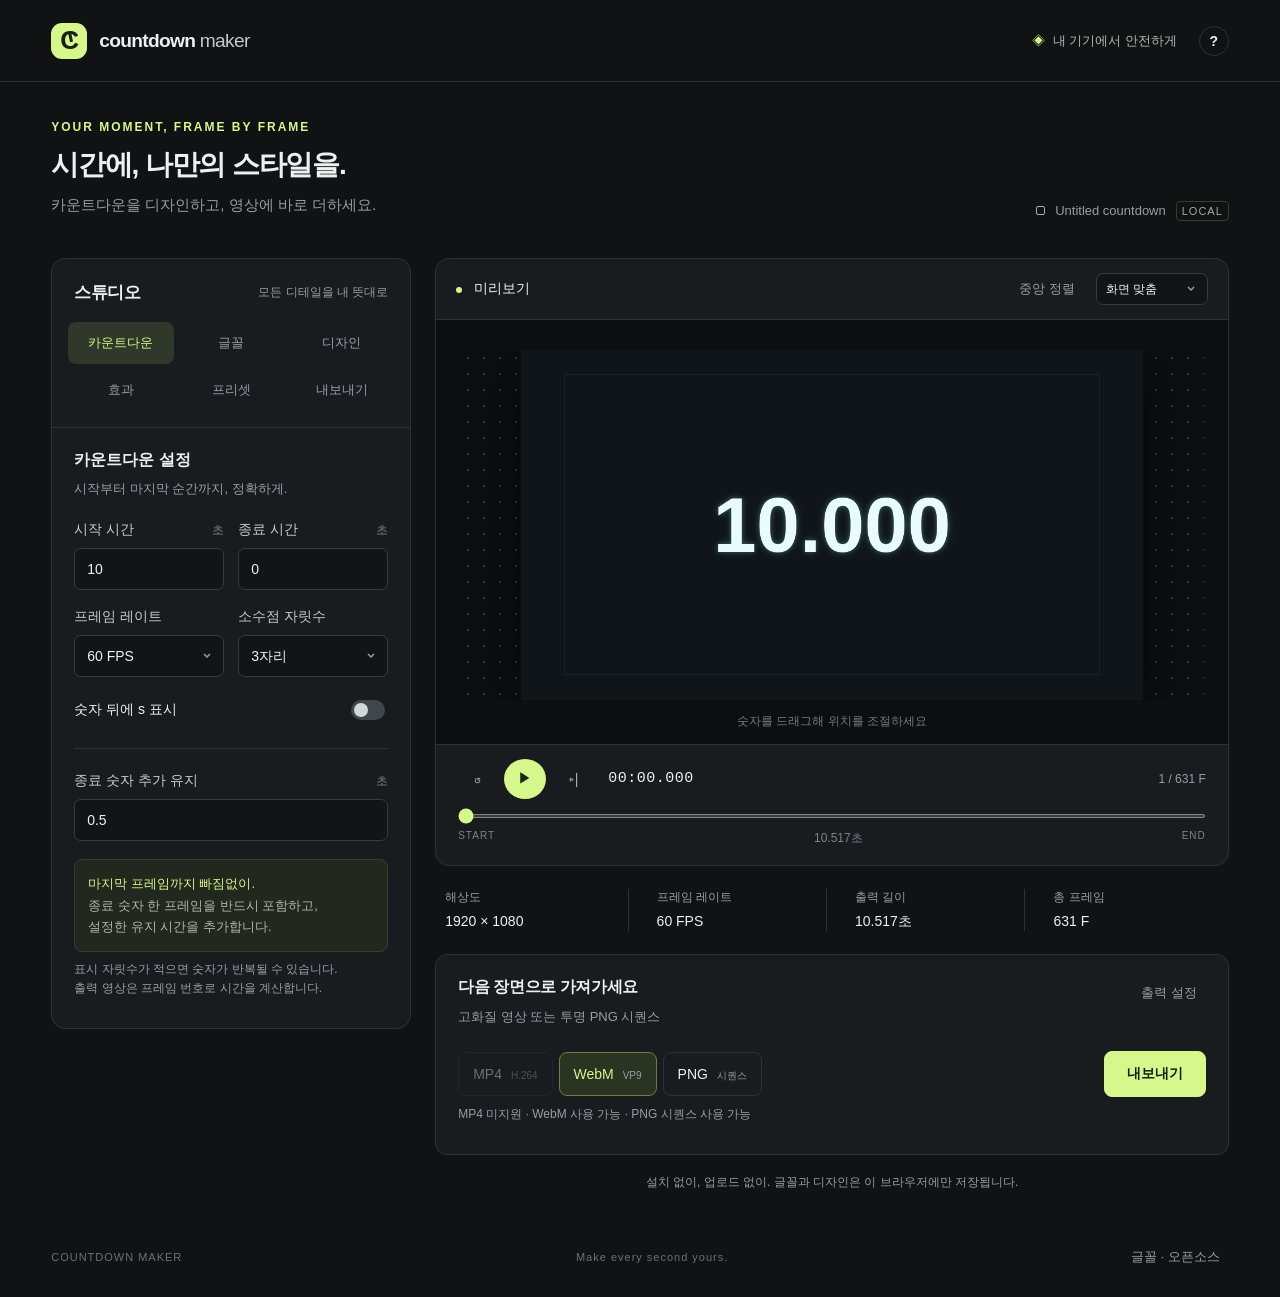
<file: index.html>
<!doctype html>
<html lang="ko"><head><meta charset="utf-8"><meta name="viewport" content="width=device-width,initial-scale=1"><meta name="theme-color" content="#111315"><meta name="description" content="프레임 단위로 정확하게. 원하는 디자인의 카운트다운을 만들고 영상과 투명 PNG로 저장하세요."><title>Countdown Maker — 나만의 카운트다운</title><link rel="icon" href="icon.svg" type="image/svg+xml"><link rel="stylesheet" href="style.css"></head>
<body>
<header class="topbar"><a class="brand" href="./"><span class="brand-mark">C<span></span></span><span>countdown<span class="brand-light"> maker</span></span></a><div class="header-right"><span class="local-badge">내 기기에서 안전하게</span><button id="helpButton" class="icon-button" aria-label="사용 안내">?</button></div></header>
<main>
  <div class="intro"><div><div class="eyebrow">YOUR MOMENT, FRAME BY FRAME</div><h1>시간에, 나만의 스타일을.</h1><p>카운트다운을 디자인하고, 영상에 바로 더하세요.</p></div><div class="project-tag"><span class="tiny-square"></span> Untitled countdown <span class="tag">LOCAL</span></div></div>
  <div class="workspace">
    <aside class="inspector"><div class="inspector-title"><h2>스튜디오</h2><span>모든 디테일을 내 뜻대로</span></div><nav id="tabs" aria-label="설정 카테고리"></nav><div id="panels"></div></aside>
    <section class="preview-column" aria-label="작업 미리보기">
      <div class="preview-card"><div class="preview-toolbar"><span><span class="live-dot"></span> 미리보기</span><div class="toolbar-actions"><button id="center" class="text-button">중앙 정렬</button><select id="zoom" aria-label="미리보기 확대"><option value="1">화면 맞춤</option><option value="1.25">125%</option><option value="1.5">150%</option><option value="2">200%</option></select></div></div>
      <div class="stage-wrap"><div class="stage-grid"><div id="canvas-box" class="canvas-box"><canvas id="preview" aria-label="카운트다운 디자인 미리보기"></canvas><div class="safe-area" aria-hidden="true"></div></div></div><span class="stage-caption">숫자를 드래그해 위치를 조절하세요</span></div>
      <div class="transport"><div class="transport-top"><div class="playback-buttons"><button id="reset" class="icon-button" aria-label="처음으로">↺</button><button id="play" class="play-button" aria-label="재생">▶</button><button id="nextFrame" class="icon-button" aria-label="다음 프레임">▹|</button></div><output id="timecode">00:00.000</output><span id="frame-info" class="muted"></span></div><input id="scrub" type="range" min="0" max="630" value="0" step="1" aria-label="프레임 위치"><div class="timeline-labels"><span>START</span><span id="durationLabel"></span><span>END</span></div></div></div>
      <div class="summary-strip"><div><span>해상도</span><strong id="resolutionSummary">1920 × 1080</strong></div><div><span>프레임 레이트</span><strong id="fpsSummary">60 FPS</strong></div><div><span>출력 길이</span><strong id="lengthSummary"></strong></div><div><span>총 프레임</span><strong id="countSummary"></strong></div></div>
      <section class="export-card" id="quickExport"><div class="export-heading"><div><h2>다음 장면으로 가져가세요</h2><p id="exportDescription">고화질 영상 또는 투명 PNG 시퀀스</p></div><button id="exportSettings" class="text-button">출력 설정</button></div><div class="export-bottom"><div class="format-pills" id="formatPills"><button data-format="mp4">MP4 <small>H.264</small></button><button data-format="webm">WebM <small>VP9</small></button><button data-format="png">PNG <small>시퀀스</small></button></div><button id="export" class="primary">내보내기</button></div><p id="compatibility" class="micro"></p><div id="progressBox" hidden><div class="progress-heading"><span id="progressText" role="status"></span><button id="cancel" class="text-button">취소</button></div><progress id="progress" max="1" value="0"></progress></div><div id="result" hidden aria-live="polite"></div></section>
      <p class="privacy-note">설치 없이, 업로드 없이. 글꼴과 디자인은 이 브라우저에만 저장됩니다.</p>
    </section>
  </div>
</main>
<footer><span>COUNTDOWN MAKER</span><span>Make every second yours.</span><button id="licenses" class="text-button">글꼴 · 오픈소스</button></footer>
<div id="toast" role="status" aria-live="polite" hidden></div>
<dialog id="help"><form method="dialog"><button class="dialog-close" aria-label="닫기">×</button></form><div class="eyebrow">A LITTLE GUIDE</div><h2>당신의 다음 장면을 위해.</h2><p>시간과 디자인을 설정하고 미리보기에서 재생해 보세요. 숫자를 드래그하면 위치가 바뀝니다.</p><h3>프레임을 빠짐없이</h3><p>0.500 → 0.000, 60FPS, 유지 0초는 31프레임(0.516667초)입니다. 종료 숫자 한 프레임 뒤에 지정한 유지 시간이 추가됩니다. 표시 자릿수가 적으면 같은 숫자가 여러 프레임에 표시될 수 있습니다.</p><h3>편집 프로그램으로 가져오기</h3><p>일반 영상은 MP4, 투명 배경은 PNG 시퀀스를 선택하세요. ZIP을 풀고 DaVinci Resolve에서 이미지 시퀀스로 불러온 뒤 FPS를 맞춥니다. CapCut의 시퀀스 지원은 버전에 따라 달라 Resolve에서 먼저 변환할 수 있습니다.</p><h3>내 기기에 저장</h3><p>프리셋과 글꼴은 IndexedDB에 보관됩니다. 브라우저 데이터 삭제 시 사라질 수 있으니 JSON으로 프리셋을 백업하세요. JSON에는 폰트 파일이 포함되지 않습니다. 같은 폰트 파일을 다시 등록하면 프리셋과 연결됩니다.</p><h3>글꼴과 라이선스</h3><p>와구리체: 구리시 제작, 무료 상업 이용. <a href="https://www.guri.go.kr/www/contents.do?key=6397" target="_blank" rel="noopener">공식 배포·이용 안내</a></p><p>레코체: 사용자가 제공한 OTF 파일을 기본 글꼴로 포함했습니다. <a href="https://recipekorea.com/bbs/board.php?bo_table=ld_0308&amp;wr_id=3648" target="_blank" rel="noopener">공식 배포처</a>의 이용 조건을 확인하세요. 공개 호스팅 시 폰트 파일 재배포 제한에 대한 권리자 허락이 필요할 수 있습니다.</p><p><a href="THIRD_PARTY.txt" target="_blank">오픈소스 라이선스</a> · <a href="TEST-REPORT.html" target="_blank">테스트 및 호환성 안내</a></p><p class="muted">출력은 최대 120초입니다. 기기 메모리와 인코더에 따라 제한될 수 있습니다. 투명 영상의 기본 출력은 PNG입니다.</p></dialog>
<script type="module" src="app.js"></script>
</body></html>
</file>
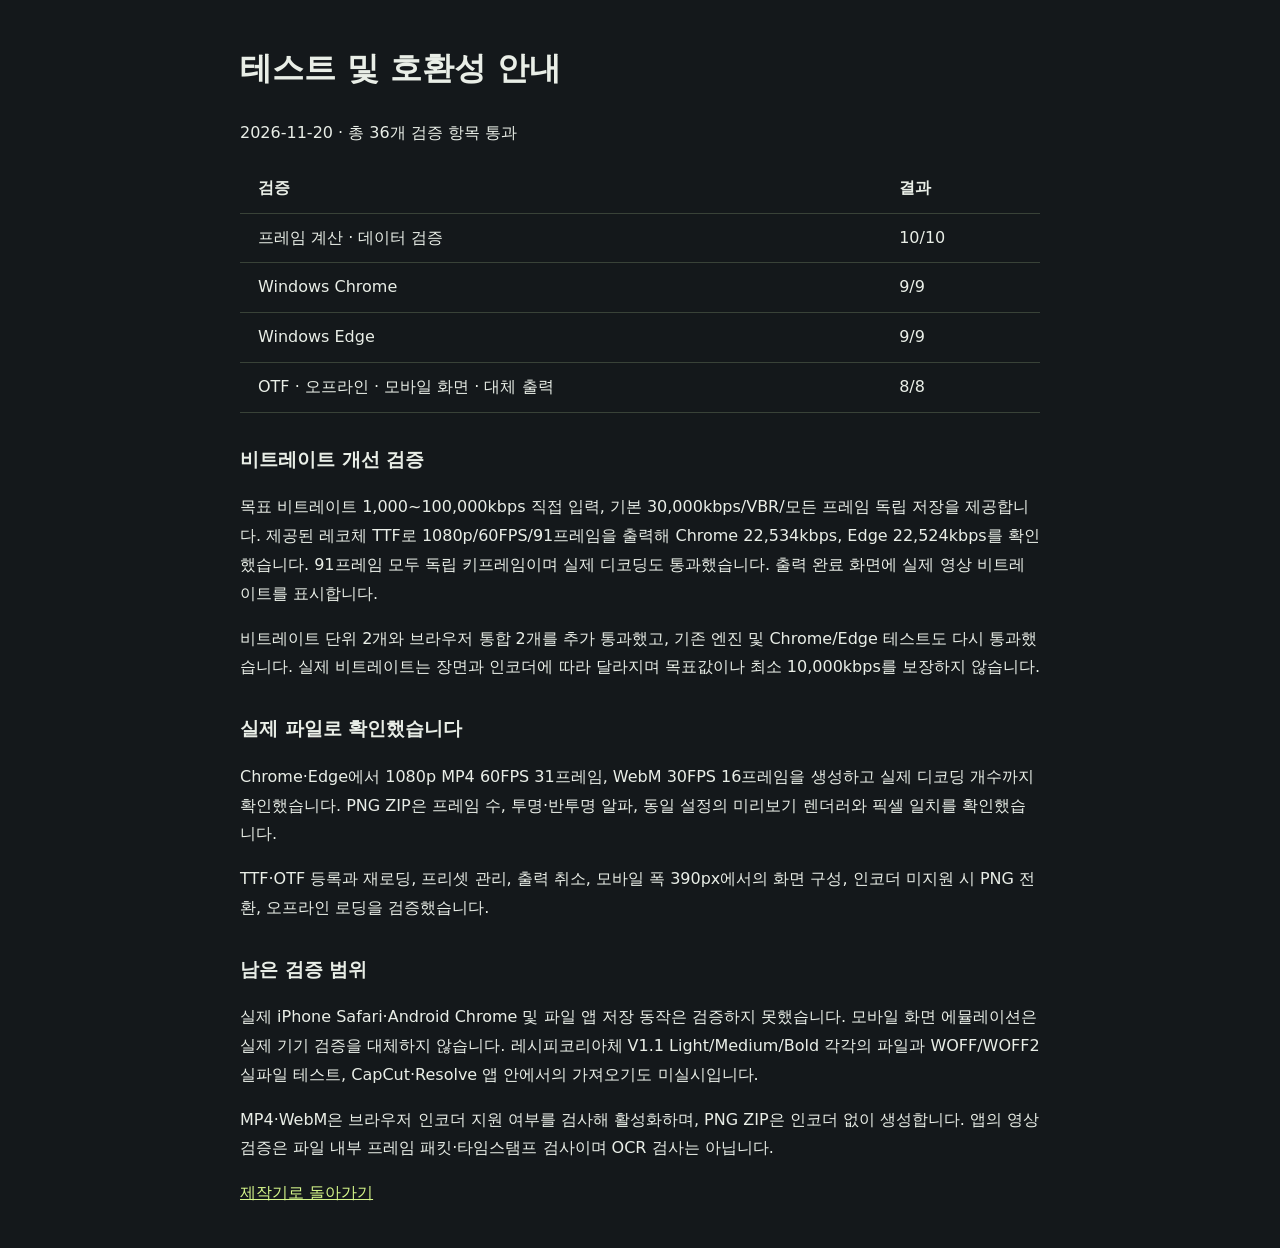
<file: TEST-REPORT.html>
<!doctype html><html lang="ko"><meta charset="utf-8"><meta name="viewport" content="width=device-width,initial-scale=1"><title>Countdown Maker 테스트 안내</title><style>body{font:16px/1.8 system-ui;max-width:800px;margin:40px auto;padding:0 24px;background:#14181b;color:#e9eee7}a{color:#d6f78b}td,th{text-align:left;padding:10px 18px;border-bottom:1px solid #394238}table{border-collapse:collapse;width:100%}h2{font-size:1.2rem;margin-top:30px}</style><h1>테스트 및 호환성 안내</h1><p>2026-11-20 · 총 36개 검증 항목 통과</p><table><tr><th>검증</th><th>결과</th></tr><tr><td>프레임 계산 · 데이터 검증</td><td>10/10</td></tr><tr><td>Windows Chrome</td><td>9/9</td></tr><tr><td>Windows Edge</td><td>9/9</td></tr><tr><td>OTF · 오프라인 · 모바일 화면 · 대체 출력</td><td>8/8</td></tr></table><h2>비트레이트 개선 검증</h2><p>목표 비트레이트 1,000~100,000kbps 직접 입력, 기본 30,000kbps/VBR/모든 프레임 독립 저장을 제공합니다. 제공된 레코체 TTF로 1080p/60FPS/91프레임을 출력해 Chrome 22,534kbps, Edge 22,524kbps를 확인했습니다. 91프레임 모두 독립 키프레임이며 실제 디코딩도 통과했습니다. 출력 완료 화면에 실제 영상 비트레이트를 표시합니다.</p><p>비트레이트 단위 2개와 브라우저 통합 2개를 추가 통과했고, 기존 엔진 및 Chrome/Edge 테스트도 다시 통과했습니다. 실제 비트레이트는 장면과 인코더에 따라 달라지며 목표값이나 최소 10,000kbps를 보장하지 않습니다.</p><h2>실제 파일로 확인했습니다</h2><p>Chrome·Edge에서 1080p MP4 60FPS 31프레임, WebM 30FPS 16프레임을 생성하고 실제 디코딩 개수까지 확인했습니다. PNG ZIP은 프레임 수, 투명·반투명 알파, 동일 설정의 미리보기 렌더러와 픽셀 일치를 확인했습니다.</p><p>TTF·OTF 등록과 재로딩, 프리셋 관리, 출력 취소, 모바일 폭 390px에서의 화면 구성, 인코더 미지원 시 PNG 전환, 오프라인 로딩을 검증했습니다.</p><h2>남은 검증 범위</h2><p>실제 iPhone Safari·Android Chrome 및 파일 앱 저장 동작은 검증하지 못했습니다. 모바일 화면 에뮬레이션은 실제 기기 검증을 대체하지 않습니다. 레시피코리아체 V1.1 Light/Medium/Bold 각각의 파일과 WOFF/WOFF2 실파일 테스트, CapCut·Resolve 앱 안에서의 가져오기도 미실시입니다.</p><p>MP4·WebM은 브라우저 인코더 지원 여부를 검사해 활성화하며, PNG ZIP은 인코더 없이 생성합니다. 앱의 영상 검증은 파일 내부 프레임 패킷·타임스탬프 검사이며 OCR 검사는 아닙니다.</p><p><a href="./">제작기로 돌아가기</a></p></html>
</file>
<file: style.css>
@font-face{font-family:Recipekorea;src:url('./fonts/Recipekorea.otf') format('opentype');font-display:swap;font-weight:400}
@font-face{font-family:Waguri;src:url('./fonts/WAGURI.ttf') format('truetype');font-display:swap;font-weight:400}
:root{color-scheme:dark;--bg:#101214;--panel:#191c1f;--panel2:#202428;--line:#2d3237;--text:#edf0ee;--muted:#969ea5;--accent:#d6f78b;--accent-dark:#202c14;font-family:Inter,'Segoe UI','Malgun Gothic',sans-serif;font-size:16px}*{box-sizing:border-box}body{margin:0;background:var(--bg);color:var(--text)}button,input,select{font:inherit}button,a,input,select{touch-action:manipulation}button{cursor:pointer;color:inherit;border:1px solid var(--line);border-radius:8px;background:#25292d;padding:10px 14px;transition:background .16s,border-color .16s,transform .16s;font-size:.875rem;min-height:40px}button:hover{background:#343a40;border-color:#59624e}button:active{transform:translateY(1px)}button:disabled{opacity:.4;cursor:not-allowed}button:focus-visible,a:focus-visible,input:focus-visible,select:focus-visible{outline:2px solid var(--accent);outline-offset:3px}a{color:var(--accent)}.topbar{height:82px;border-bottom:1px solid var(--line);display:flex;align-items:center;justify-content:space-between;padding:0 4vw}.brand{display:flex;align-items:center;gap:12px;font-size:1.2rem;letter-spacing:-.7px;font-weight:700;color:var(--text);text-decoration:none}.brand-light{font-weight:400;color:#c4c9cb}.brand-mark{background:var(--accent);color:#182016;font-weight:800;border-radius:11px;position:relative;width:36px;height:36px;display:grid;place-items:center;font-size:26px}.brand-mark span{position:absolute;width:3px;height:10px;top:9px;left:18px;background:#182016;transform:rotate(-12deg)}.header-right{display:flex;gap:22px;align-items:center}.local-badge{font-size:.8125rem;color:#b1b9af}.local-badge:before{content:'◈';margin-right:8px;color:var(--accent)}.icon-button{padding:7px 12px;min-width:38px;background:transparent}.topbar .icon-button{border-radius:50%;font-weight:600;width:30px;min-width:30px;min-height:30px;padding:2px}main{max-width:1600px;padding:38px 4vw 0;margin:auto}.intro{display:flex;align-items:flex-end;justify-content:space-between;margin-bottom:32px}.eyebrow{font-size:.75rem;letter-spacing:2px;color:var(--accent);font-weight:600}h1{font-size:clamp(1.6rem,2.2vw,2.05rem);font-weight:650;letter-spacing:-1.2px;margin:12px 0 9px}p{color:var(--muted);line-height:1.65;margin:8px 0}.intro p{font-size:.9375rem}.project-tag{color:var(--muted);font-size:.8125rem;display:flex;gap:10px;align-items:center;padding-bottom:5px}.tiny-square{width:9px;height:9px;border:1px solid #a7adaf;border-radius:2px}.tag{font-size:.6875rem;letter-spacing:1px;color:#a3ab9b;border:1px solid #353e30;border-radius:4px;padding:3px 5px}.workspace{display:grid;grid-template-columns:360px minmax(0,1fr);gap:24px;align-items:start}.inspector{background:var(--panel);border:1px solid var(--line);border-radius:14px;overflow:hidden;min-height:650px}.inspector-title{padding:22px 22px 18px;display:flex;justify-content:space-between;align-items:center}h2{margin:0;font-size:1.05rem;letter-spacing:-.4px}.inspector-title span{font-size:.75rem;color:var(--muted)}nav{display:grid;grid-template-columns:repeat(3,1fr);gap:5px;padding:0 16px 16px;border-bottom:1px solid var(--line)}nav button{font-size:.8125rem;border:0;background:transparent;color:var(--muted);padding:10px 4px;min-height:42px}nav button.active{background:#30382a;color:var(--accent)}.panel{padding:22px;display:none}.panel.active{display:block}.panel-head{margin-bottom:22px}.panel-head h3{font-size:1rem;margin:0 0 7px}.panel-head p{font-size:.8125rem;margin:0}.field{display:block;margin-bottom:18px}.field-label{display:flex;justify-content:space-between;align-items:center;font-size:.875rem;color:#c4cbcd;margin-bottom:9px}.unit{font-size:.75rem;color:#79848c}.field input[type=number],.field input[type=text],.field select,select{width:100%;background:#121517;border:1px solid #353b40;border-radius:7px;min-height:42px;padding:9px 12px;color:#eef1ed;font-size:.875rem}.field input:invalid{border-color:#d48c7b}.two-columns{display:grid;grid-template-columns:1fr 1fr;gap:14px}.two-columns .field{min-width:0}.field input[type=range],input[type=range]{accent-color:var(--accent);width:100%;cursor:pointer}.range-pair{display:grid;grid-template-columns:1fr 65px;gap:15px;align-items:center}.range-pair input[type=number]{padding:7px;min-height:34px;text-align:center}.range-pair input[type=range]{height:20px;margin:0}.switch-field{display:flex;align-items:center;justify-content:space-between;font-size:.875rem;margin-bottom:20px;min-height:30px}.switch-field input{appearance:none;width:34px;height:20px;background:#40464b;border-radius:20px;position:relative;cursor:pointer;flex-shrink:0}.switch-field input:before{content:'';position:absolute;top:3px;left:3px;height:14px;width:14px;background:#d2d7d9;border-radius:50%;transition:transform .15s}.switch-field input:checked{background:var(--accent)}.switch-field input:checked:before{transform:translateX(14px);background:#27341c}.section-sep{border:0;border-top:1px solid var(--line);margin:23px 0}.note{font-size:.8125rem;color:#aeb6ac;line-height:1.65;background:#22281e;padding:13px;border:1px solid #343e2b;border-radius:8px}.note strong{color:var(--accent);font-weight:500}.micro{font-size:.75rem;line-height:1.6;color:var(--muted)}.color-pair{display:flex;align-items:center;gap:9px;background:#121517;border:1px solid #353b40;border-radius:7px;padding:4px 8px}.color-pair input[type=color]{height:30px;width:32px;border:0;padding:0;background:none;cursor:pointer}.color-pair input[type=text]{border:0;background:none;padding:5px 0;min-height:30px;font-family:monospace}.preview-column{min-width:0}.preview-card{border:1px solid var(--line);border-radius:14px;overflow:hidden;background:var(--panel)}.preview-toolbar{display:flex;align-items:center;justify-content:space-between;padding:14px 20px;font-size:.875rem;border-bottom:1px solid var(--line)}.live-dot{width:6px;height:6px;background:var(--accent);display:inline-block;border-radius:50%;margin-right:8px}.toolbar-actions{display:flex;align-items:center;gap:12px}.text-button{background:transparent;border-color:transparent;padding:6px 8px;min-height:32px;color:var(--muted);font-size:.8125rem}.toolbar-actions select{min-height:32px;padding:6px 9px;width:112px;font-size:.75rem}.stage-wrap{background:#0c0e10;position:relative;padding:30px 24px 44px}.stage-grid{display:grid;place-items:center;height:350px;background-image:radial-gradient(#34383d 1px,transparent 1px);background-size:16px 16px;overflow:auto;border-radius:4px}.canvas-box{position:relative;width:100%;max-width:100%;box-shadow:0 10px 55px #0008;flex-shrink:0;background-color:#202427;background-image:linear-gradient(45deg,#2c3136 25%,transparent 25%),linear-gradient(-45deg,#2c3136 25%,transparent 25%),linear-gradient(45deg,transparent 75%,#2c3136 75%),linear-gradient(-45deg,transparent 75%,#2c3136 75%);background-size:20px 20px;background-position:0 0,0 10px,10px -10px,-10px 0}#preview{width:100%;height:100%;display:block;touch-action:none;cursor:move}.safe-area{position:absolute;inset:7%;border:1px solid #ffffff0c;pointer-events:none}.stage-caption{position:absolute;bottom:14px;left:0;right:0;text-align:center;color:#6f7b82;font-size:.75rem}.transport{padding:14px 22px 18px;border-top:1px solid var(--line)}.transport-top{display:flex;align-items:center;gap:16px;margin-bottom:15px}.playback-buttons{display:flex;gap:8px;align-items:center}.playback-buttons .icon-button{border:0;color:#a6b0b6}.play-button{border:0;background:var(--accent);color:#1a2515;width:42px;border-radius:50%;padding:10px;font-size:14px}.play-button:hover{background:#e2ffaf}.transport output{font-family:Consolas,monospace;font-size:.9375rem;letter-spacing:.5px}.transport .muted{margin-left:auto;font-size:.75rem}.transport>input{display:block;height:4px;margin:0}.timeline-labels{display:flex;justify-content:space-between;margin-top:12px;font-size:.625rem;letter-spacing:1px;color:#78858a}.timeline-labels span:nth-child(2){letter-spacing:0;font-size:.75rem}.summary-strip{display:grid;grid-template-columns:repeat(4,1fr);padding:23px 5px;gap:10px}.summary-strip>div{display:flex;flex-direction:column;gap:7px;border-right:1px solid var(--line);padding-left:18px}.summary-strip>div:first-child{padding-left:5px}.summary-strip>div:last-child{border:0}.summary-strip span{color:var(--muted);font-size:.75rem}.summary-strip strong{font-size:.875rem;font-weight:500;font-variant-numeric:tabular-nums}.export-card{border:1px solid var(--line);border-radius:12px;padding:22px;background:var(--panel)}.export-heading{display:flex;justify-content:space-between;align-items:flex-start}.export-heading h2{font-size:1rem}.export-heading p{font-size:.8125rem}.export-bottom{margin-top:16px;display:flex;align-items:center;justify-content:space-between;gap:14px}.format-pills{display:flex;gap:6px}.format-pills button{background:transparent;min-height:44px}.format-pills button.active{color:var(--accent);background:#2b3423;border-color:#6b8046}.format-pills small{font-size:.625rem;color:var(--muted);margin-left:5px}.primary{background:var(--accent);border-color:var(--accent);color:#172011;font-weight:650;min-height:46px;padding:12px 22px;white-space:nowrap}.primary:hover{background:#e4ffad}.primary span{margin-left:20px;font-size:20px}.privacy-note{text-align:center;font-size:.75rem;margin:18px 0}.muted{color:var(--muted)}footer{display:flex;align-items:center;justify-content:space-between;padding:30px 4vw 24px;font-size:.6875rem;letter-spacing:1px;color:#687278;max-width:1600px;margin:auto}.wide{width:100%}.button-row{display:flex;gap:7px;flex-wrap:wrap}.font-list{display:flex;flex-direction:column;gap:8px;margin-bottom:20px}.font-option{display:flex;align-items:center;background:#111517;border:1px solid var(--line);border-radius:8px;padding:8px}.font-option button:first-child{flex:1;text-align:left;background:transparent;border:0;min-width:0}.font-option.active{border-color:#7e9c4d}.font-option .sample{display:block;font-size:1.7rem;margin:7px 0}.font-option small{display:block;font-size:.75rem;color:var(--muted)}.upload-label{display:block;cursor:pointer;text-align:center;border:1px dashed #55604b;padding:18px;border-radius:8px;background:#252d20;color:var(--accent);font-size:.875rem}.upload-label input{position:absolute;opacity:0;width:1px;height:1px}.upload-label:focus-within{outline:2px solid var(--accent)}details{margin-bottom:18px;border:1px solid var(--line);border-radius:8px;padding:14px}summary{cursor:pointer;font-size:.875rem}details .details-content{padding-top:20px}details .field:last-child{margin-bottom:0}.preset-grid{display:grid;grid-template-columns:1fr 1fr;gap:10px}.preset-card{background:#111517;border:1px solid var(--line);border-radius:8px;overflow:hidden;min-width:0}.preset-card.selected{border-color:var(--accent)}.preset-card>button{width:100%;padding:0;background:transparent;border:0;text-align:left}.preset-card canvas{width:100%;display:block}.preset-name{display:block;font-size:.8125rem;padding:10px;overflow:hidden;text-overflow:ellipsis;white-space:nowrap}.preset-actions{display:flex;padding:0 6px 7px;justify-content:space-between}.preset-actions button{font-size:.6875rem;padding:3px;min-height:30px;background:transparent;border:0;color:var(--muted)}.preset-management{margin:18px 0}.preset-management input{width:100%;background:#101416;border:1px solid var(--line);padding:12px;border-radius:7px;margin-bottom:9px}#toast{position:fixed;bottom:28px;left:50%;transform:translateX(-50%);padding:14px 22px;border-radius:10px;background:#e1edcf;color:#233219;box-shadow:0 8px 40px #0008;z-index:10;max-width:min(90%,620px);font-size:.875rem}#toast.error{background:#f2ccc2;color:#4b251e}dialog{border:1px solid #454e43;border-radius:18px;padding:32px;background:#1b1f20;color:var(--text);max-width:600px;width:calc(100% - 32px);max-height:85vh}dialog::backdrop{background:#000b;backdrop-filter:blur(4px)}dialog h2{font-size:1.4rem;margin:15px 0 24px}dialog h3{font-size:1rem;margin:24px 0 8px}dialog p{font-size:.875rem}.dialog-close{float:right;border:0;background:transparent;font-size:24px;padding:0;min-height:28px}progress{width:100%;height:8px;accent-color:var(--accent);margin:10px 0}.progress-heading{display:flex;justify-content:space-between;align-items:center;font-size:.8125rem;margin-top:15px}#result{background:#26301f;border:1px solid #465937;border-radius:8px;padding:14px;margin-top:18px;font-size:.8125rem}#result a{display:inline-block;margin:10px 15px 0 0}#result p{color:#c3d2b6;margin:0}.invalid{border-color:#d78976!important}.error-message{color:#edb3a4;font-size:.8125rem;line-height:1.6}.swatches{display:flex;gap:7px;margin:12px 0 18px}.swatches button{flex:1;min-height:38px;padding:7px;font-size:.75rem}.swatches button[data-bg="#000000"]{background:#000}.swatches button[data-bg="#ffffff"]{background:#fff;color:#222}.swatches button[data-bg="#00ff00"]{background:#00ff00;color:#123b12}
@media(min-width:1500px){.stage-grid{height:420px}.workspace{grid-template-columns:380px minmax(0,1fr)}}
@media(max-width:1150px){main{padding:28px 24px 0}.workspace{grid-template-columns:320px minmax(0,1fr);gap:18px}.project-tag{display:none}.stage-grid{height:280px}.stage-wrap{padding:22px 16px 40px}.export-bottom{flex-wrap:wrap}.export-bottom>.primary{flex:1}.format-pills{flex:1}.format-pills button{flex:1}.format-pills small{display:none}.panel{padding:18px}.summary-strip>div{padding-left:9px}.toolbar-actions{gap:2px}}
@media(max-width:800px){.topbar{height:64px;padding:0 20px}.brand{font-size:1.05rem}.local-badge{display:none}main{padding:25px 16px 0}.intro{margin-bottom:22px}.intro h1{font-size:1.55rem}.intro .eyebrow{font-size:.625rem}.intro p{font-size:.8125rem}.workspace{display:flex;flex-direction:column;gap:16px}.preview-column{display:contents}.preview-card{order:0;width:100%}.summary-strip{order:1;width:100%;padding:3px 2px 8px}.inspector{order:2;width:100%;min-height:0}.export-card{order:3;width:100%}.privacy-note{order:4;width:100%;margin:4px 0}.stage-grid{height:240px}.stage-wrap{padding:18px 12px 38px}.preview-toolbar{padding:10px 14px}.toolbar-actions .text-button{font-size:.75rem}.toolbar-actions select{width:94px}.transport{padding:12px 14px 16px}.transport-top{gap:9px}.playback-buttons{gap:3px}.transport .muted{font-size:.6875rem}.transport output{font-size:.8125rem}.summary-strip span{font-size:.6875rem}.summary-strip strong{font-size:.75rem}.summary-strip>div{padding-left:8px}.inspector-title{display:none}nav{padding:9px;grid-template-columns:repeat(6,1fr);gap:1px}nav button{font-size:.6875rem;padding:10px 0;min-height:44px}.panel{padding:22px}.panel-head{margin-bottom:20px}.panel .two-columns{gap:16px}.export-card{padding:18px}.primary{min-height:48px}footer{padding:20px 16px}footer>span:nth-child(2){display:none}.preset-grid{grid-template-columns:repeat(2,1fr)}.stage-caption{font-size:.6875rem}.field input,.field select{min-height:44px}.range-pair input[type=range]{height:36px}.range-pair input[type=number]{min-height:40px}.switch-field{min-height:40px}.font-option .sample{font-size:2rem}#toast{bottom:20px}.export-heading h2{font-size:.9375rem}}
@media(prefers-reduced-motion:reduce){*{transition:none!important;scroll-behavior:auto!important}}
select{appearance:none;background-image:url("data:image/svg+xml,%3Csvg xmlns='http://www.w3.org/2000/svg' viewBox='0 0 12 12'%3E%3Cpath d='m3 4 3 3 3-3' stroke='%23969ea5' stroke-width='1.5' fill='none'/%3E%3C/svg%3E")!important;background-repeat:no-repeat!important;background-position:right 10px center!important;background-size:12px!important;padding-right:30px!important}
@media(max-width:800px){nav button{font-size:.75rem}}
</file>
